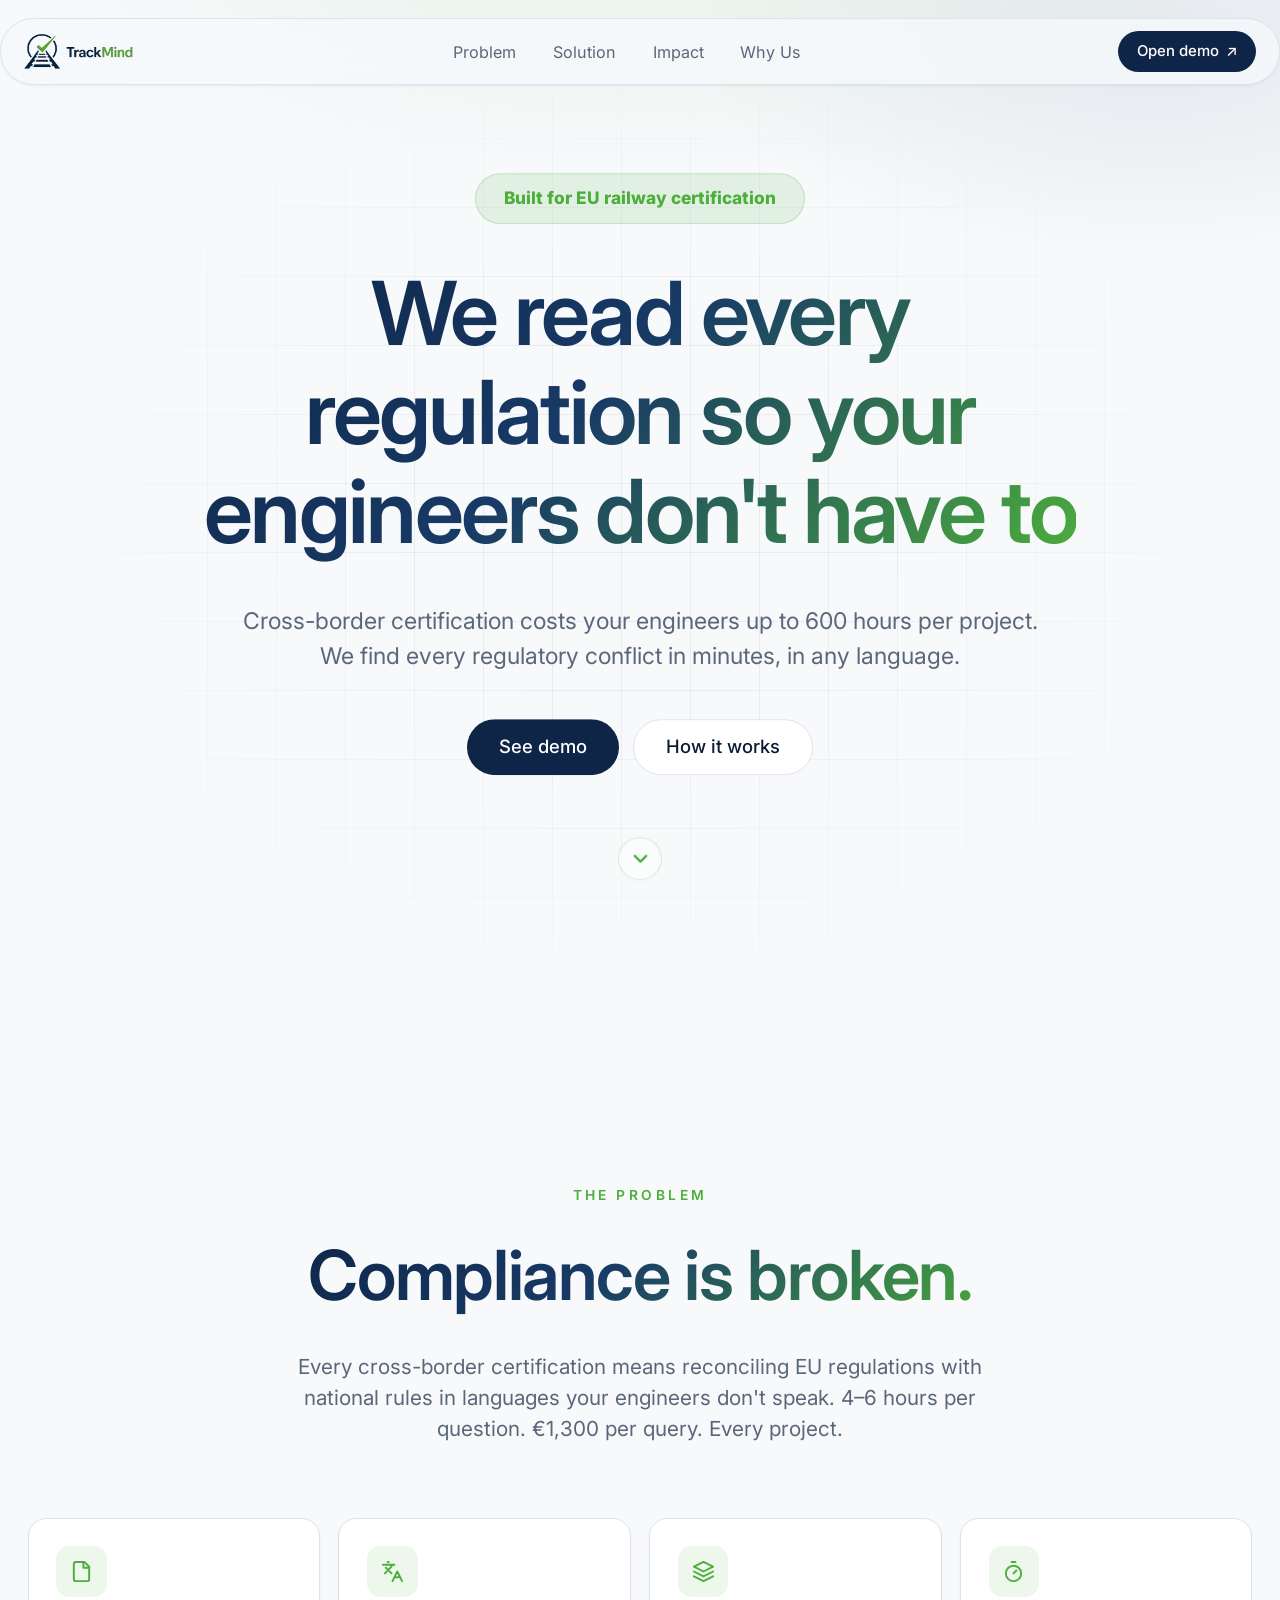
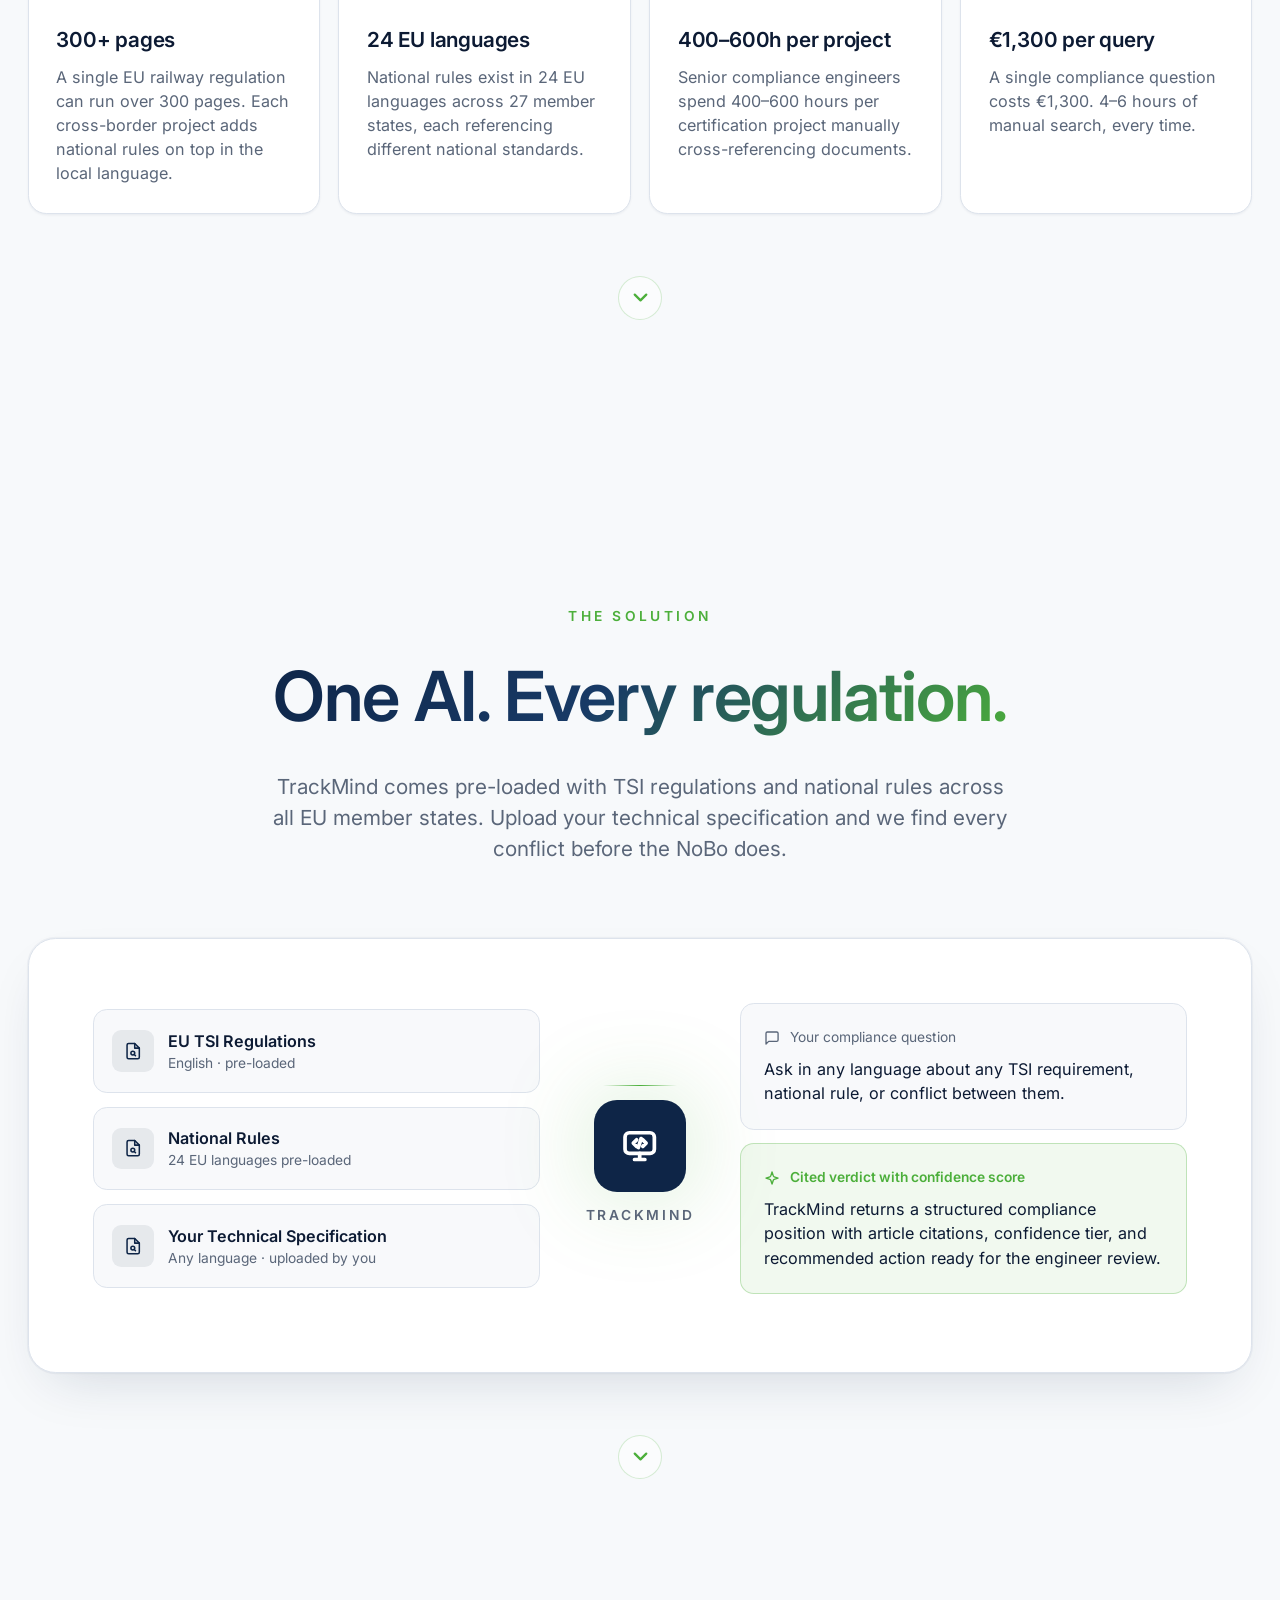
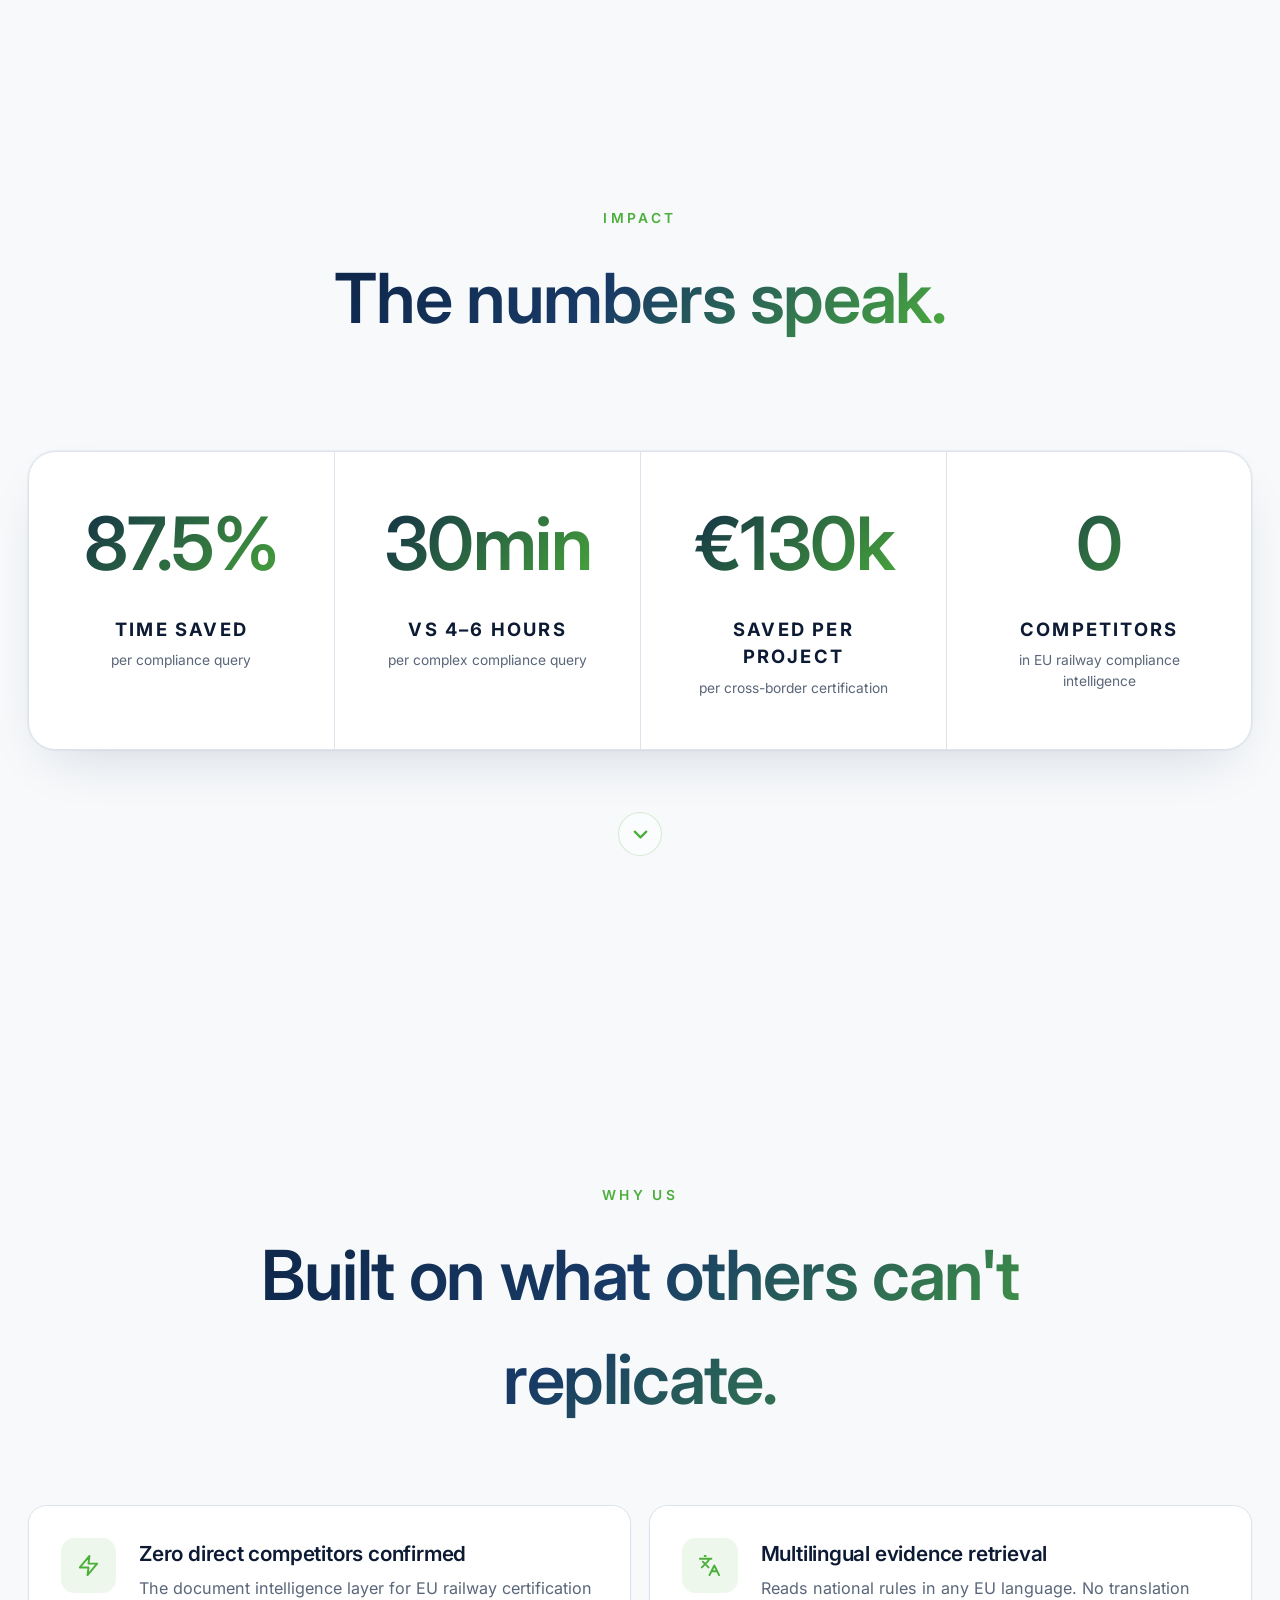
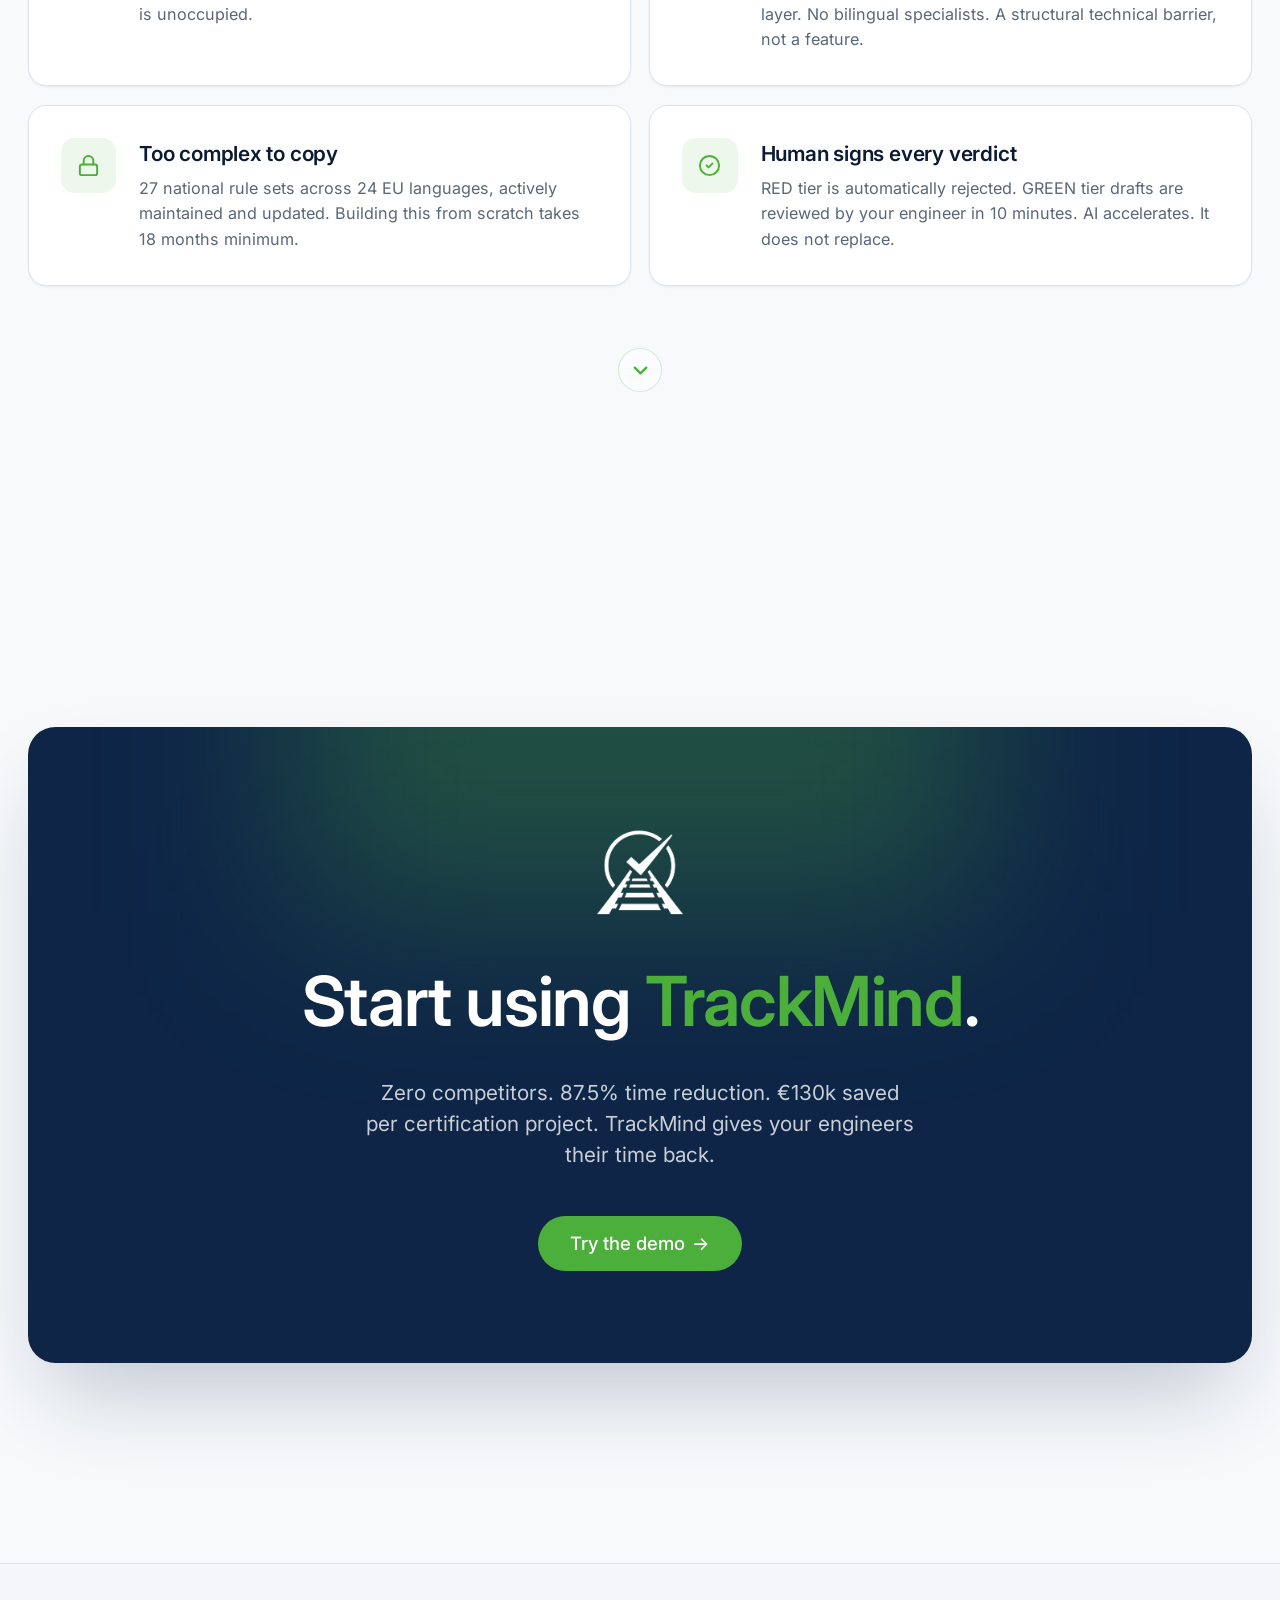
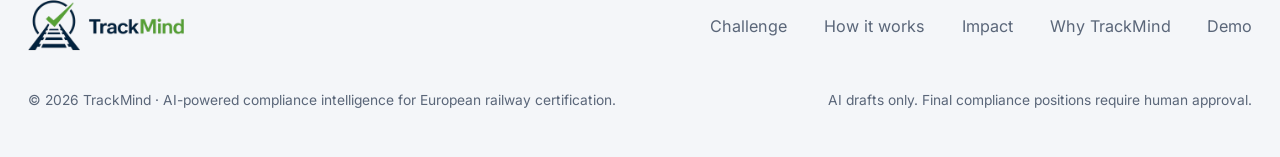
<file: index.html>
<!doctype html>
<html lang="en">
<head>
<meta charset="UTF-8" />
<meta name="viewport" content="width=device-width, initial-scale=1.0" />
<title>TrackMind</title>
<link rel="icon" type="image/png" href="logo_images/trackmind_favicon.png">
<meta name="description" content="TrackMind reads TSI, national rules and technical specs across languages — turning 6-hour compliance searches into 20-minute cited answers." />
<link rel="stylesheet" href="styles.css">
</head>

<body class="page-home">
<svg xmlns="http://www.w3.org/2000/svg" style="display:none">
  <symbol id="i-files" viewBox="0 0 24 24" fill="none" stroke="currentColor" stroke-width="2" stroke-linecap="round" stroke-linejoin="round"><path d="M15 2H6a2 2 0 0 0-2 2v16a2 2 0 0 0 2 2h12a2 2 0 0 0 2-2V7z"/><path d="M14 2v6h6"/></symbol>
  <symbol id="i-languages" viewBox="0 0 24 24" fill="none" stroke="currentColor" stroke-width="2" stroke-linecap="round" stroke-linejoin="round"><path d="m5 8 6 6M4 14l6-6 2-3M2 5h12M7 2h1M22 22l-5-10-5 10M14 18h6"/></symbol>
  <symbol id="i-layers" viewBox="0 0 24 24" fill="none" stroke="currentColor" stroke-width="2" stroke-linecap="round" stroke-linejoin="round"><path d="m12 2 10 5-10 5L2 7l10-5zM2 17l10 5 10-5M2 12l10 5 10-5"/></symbol>
  <symbol id="i-timer" viewBox="0 0 24 24" fill="none" stroke="currentColor" stroke-width="2" stroke-linecap="round" stroke-linejoin="round"><path d="M10 2h4M12 14l3-3M12 22a8 8 0 1 0 0-16 8 8 0 0 0 0 16z"/></symbol>
  <symbol id="i-file-search" viewBox="0 0 24 24" fill="none" stroke="currentColor" stroke-width="2" stroke-linecap="round" stroke-linejoin="round"><path d="M14 2H6a2 2 0 0 0-2 2v16a2 2 0 0 0 2 2h12a2 2 0 0 0 2-2V8z"/><path d="M14 2v6h6"/><circle cx="11.5" cy="14.5" r="2.5"/><path d="M13.3 16.3 15 18"/></symbol>
  <symbol id="i-brain" viewBox="0 0 24 24" fill="none" stroke="currentColor" stroke-width="2.15" stroke-linecap="round" stroke-linejoin="round"><rect x="3.5" y="4.5" width="17" height="12" rx="2.5"/><path d="M9 20h6M12 16.5V20"/><path d="M8.3 10.5 10.2 8.6M8.3 10.5l1.9 1.9M15.7 10.5l-1.9-1.9M15.7 10.5l-1.9 1.9"/><path d="M11.2 13.1 12.8 7.9"/></symbol>
  <symbol id="i-message" viewBox="0 0 24 24" fill="none" stroke="currentColor" stroke-width="2" stroke-linecap="round" stroke-linejoin="round"><path d="M21 15a2 2 0 0 1-2 2H7l-4 4V5a2 2 0 0 1 2-2h14a2 2 0 0 1 2 2z"/></symbol>
  <symbol id="i-sparkles" viewBox="0 0 24 24" fill="none" stroke="currentColor" stroke-width="2" stroke-linecap="round" stroke-linejoin="round"><path d="m12 3-1.9 5.8a2 2 0 0 1-1.3 1.3L3 12l5.8 1.9a2 2 0 0 1 1.3 1.3L12 21l1.9-5.8a2 2 0 0 1 1.3-1.3L21 12l-5.8-1.9a2 2 0 0 1-1.3-1.3z"/></symbol>
  <symbol id="i-zap" viewBox="0 0 24 24" fill="none" stroke="currentColor" stroke-width="2" stroke-linecap="round" stroke-linejoin="round"><path d="M13 2 3 14h9l-1 8 10-12h-9l1-8z"/></symbol>
  <symbol id="i-lock" viewBox="0 0 24 24" fill="none" stroke="currentColor" stroke-width="2" stroke-linecap="round" stroke-linejoin="round"><rect x="3" y="11" width="18" height="11" rx="2"/><path d="M7 11V7a5 5 0 0 1 10 0v4"/></symbol>
  <symbol id="i-check" viewBox="0 0 24 24" fill="none" stroke="currentColor" stroke-width="2" stroke-linecap="round" stroke-linejoin="round"><circle cx="12" cy="12" r="10"/><path d="m9 12 2 2 4-4"/></symbol>
</svg>

<header class="nav">
  <div class="nav-inner">
    <a href="#" class="brand"><img src="logo_images/trackmind_logo2.png" class="brand-logo" alt="TrackMind logo"></a>
    <nav class="nav-links">
      <a href="#problem">Problem</a>
      <a href="#solution">Solution</a>
      <a href="#impact">Impact</a>
      <a href="#moat">Why Us</a>
    </nav>
    <a href="demo.html" class="btn btn-sm btn-primary">Open demo<span aria-hidden="true">↗</span></a>
  </div>
</header>

<section class="hero">
  <div class="grid-bg"></div>
  <div class="container">
    <div class="badge-pill anim-fade-in">Built for EU railway certification</div>
    <h1 class="hero-title text-gradient anim-fade-in-slow">
      <span>We read every</span>
      <span>regulation so your</span>
      <span>engineers don't have to</span>
    </h1>
    <p class="hero-sub anim-fade-in delay-200">
      <span>Cross-border certification costs your engineers up to 600 hours per project.</span>
      <span>We find every regulatory conflict in minutes, in any language.</span>
    </p>
    <div class="hero-ctas anim-fade-in delay-350">
      <a href="demo.html" class="btn btn-primary">See demo</a>
      <a href="#solution" class="btn btn-outline">How it works</a>
    </div>
    <a href="#problem" class="scroll-indicator anim-fade-in delay-350" aria-label="Scroll to the problem section">
      <svg viewBox="0 0 24 24" fill="none" stroke="currentColor" stroke-width="2.4" stroke-linecap="round" stroke-linejoin="round" aria-hidden="true"><path d="m6 9 6 6 6-6"/></svg>
    </a>
  </div>
</section>

<section id="problem">
  <div class="container">
    <div class="sec-header">
      <p class="eyebrow">The problem</p>
      <h2 class="sec-title text-gradient">Compliance is broken.</h2>
      <p class="sec-sub">Every cross-border certification means reconciling EU regulations with national rules in languages your engineers don't speak. 4–6 hours per question. €1,300 per query. Every project.</p>
    </div>
    <div class="grid grid-4">
      <div class="card">
        <div class="card-icon"><svg><use href="#i-files"/></svg></div>
        <h3 class="card-title">300+ pages</h3>
        <p class="card-desc">A single EU railway regulation can run over 300 pages. Each cross-border project adds national rules on top in the local language.</p>
      </div>
      <div class="card">
        <div class="card-icon"><svg><use href="#i-languages"/></svg></div>
        <h3 class="card-title">24 EU languages</h3>
        <p class="card-desc">National rules exist in 24 EU languages across 27 member states, each referencing different national standards.</p>
      </div>
      <div class="card">
        <div class="card-icon"><svg><use href="#i-layers"/></svg></div>
        <h3 class="card-title">400–600h per project</h3>
        <p class="card-desc">Senior compliance engineers spend 400–600 hours per certification project manually cross-referencing documents.</p>
      </div>
      <div class="card">
        <div class="card-icon"><svg><use href="#i-timer"/></svg></div>
        <h3 class="card-title">€1,300 per query</h3>
        <p class="card-desc">A single compliance question costs €1,300. 4–6 hours of manual search, every time.</p>
      </div>
    </div>
    <a href="#solution" class="scroll-indicator" aria-label="Scroll to the solution section">
      <svg viewBox="0 0 24 24" fill="none" stroke="currentColor" stroke-width="2.4" stroke-linecap="round" stroke-linejoin="round" aria-hidden="true"><path d="m6 9 6 6 6-6"/></svg>
    </a>
  </div>
</section>

<section id="solution">
  <div class="container">
    <div class="sec-header">
      <p class="eyebrow">The solution</p>
      <h2 class="sec-title text-gradient">One AI. Every regulation.</h2>
      <p class="sec-sub">TrackMind comes pre-loaded with TSI regulations and national rules across all EU member states. Upload your technical specification and we find every conflict before the NoBo does.</p>
    </div>
    <div class="solution">
      <div class="solution-grid">
        <div>
          <div class="input-row">
            <div class="icon"><svg><use href="#i-file-search"/></svg></div>
            <div>
              <div class="lab">EU TSI Regulations</div>
              <div class="sub">English · pre-loaded</div>
            </div>
          </div>
          <div class="input-row">
            <div class="icon"><svg><use href="#i-file-search"/></svg></div>
            <div>
              <div class="lab">National Rules</div>
              <div class="sub">24 EU languages pre-loaded</div>
            </div>
          </div>
          <div class="input-row">
            <div class="icon"><svg><use href="#i-file-search"/></svg></div>
            <div>
              <div class="lab">Your Technical Specification</div>
              <div class="sub">Any language · uploaded by you</div>
            </div>
          </div>
        </div>
        <div class="brain-wrap">
          <div class="brain-line"></div>
          <div class="brain-box"><svg><use href="#i-brain"/></svg></div>
          <div class="brain-label">TrackMind</div>
        </div>
        <div>
          <div class="qa-box">
            <div class="label"><svg><use href="#i-message"/></svg> Your compliance question</div>
            <p>Ask in any language about any TSI requirement, national rule, or conflict between them.</p>
          </div>
          <div class="qa-box accent">
            <div class="label"><svg><use href="#i-sparkles"/></svg> Cited verdict with confidence score</div>
            <p>TrackMind returns a structured compliance position with article citations, confidence tier, and recommended action ready for the engineer review.</p>
          </div>
        </div>
      </div>
    </div>
    <a href="#impact" class="scroll-indicator" aria-label="Scroll to the impact section">
      <svg viewBox="0 0 24 24" fill="none" stroke="currentColor" stroke-width="2.4" stroke-linecap="round" stroke-linejoin="round" aria-hidden="true"><path d="m6 9 6 6 6-6"/></svg>
    </a>
  </div>
</section>

<section id="impact">
  <div class="container">
    <div class="sec-header">
      <p class="eyebrow">Impact</p>
      <h2 class="sec-title text-gradient">The numbers speak.</h2>
    </div>
    <div class="metrics-wrap">
      <div class="metrics-grid">
        <div class="metric">
          <p class="metric-num">87.5%</p>
          <p class="metric-lab">time saved</p>
          <p class="metric-desc">per compliance query</p>
        </div>
        <div class="metric">
          <p class="metric-num">30min</p>
          <p class="metric-lab">vs 4–6 hours</p>
          <p class="metric-desc">per complex compliance query</p>
        </div>
        <div class="metric">
          <p class="metric-num">€130k</p>
          <p class="metric-lab">saved per project</p>
          <p class="metric-desc">per cross-border certification</p>
        </div>
        <div class="metric">
          <p class="metric-num">0</p>
          <p class="metric-lab">competitors</p>
          <p class="metric-desc">in EU railway compliance intelligence</p>
        </div>
      </div>
    </div>
    <a href="#moat" class="scroll-indicator" aria-label="Scroll to the why us section">
      <svg viewBox="0 0 24 24" fill="none" stroke="currentColor" stroke-width="2.4" stroke-linecap="round" stroke-linejoin="round" aria-hidden="true"><path d="m6 9 6 6 6-6"/></svg>
    </a>
  </div>
</section>

<section id="moat">
  <div class="container">
    <div class="sec-header">
      <p class="eyebrow">Why us</p>
      <h2 class="sec-title text-gradient">Built on what others can't replicate.</h2>
    </div>
    <div class="grid grid-2">
      <div class="card moat-card">
        <div class="icon"><svg><use href="#i-zap"/></svg></div>
        <div>
          <h3>Zero direct competitors confirmed</h3>
          <p>The document intelligence layer for EU railway certification is unoccupied.</p>
        </div>
      </div>
      <div class="card moat-card">
        <div class="icon"><svg><use href="#i-languages"/></svg></div>
        <div>
          <h3>Multilingual evidence retrieval</h3>
          <p>Reads national rules in any EU language. No translation layer. No bilingual specialists. A structural technical barrier, not a feature.</p>
        </div>
      </div>
      <div class="card moat-card">
        <div class="icon"><svg><use href="#i-lock"/></svg></div>
        <div>
          <h3>Too complex to copy</h3>
          <p>27 national rule sets across 24 EU languages, actively maintained and updated. Building this from scratch takes 18 months minimum.</p>
        </div>
      </div>
      <div class="card moat-card">
        <div class="icon"><svg><use href="#i-check"/></svg></div>
        <div>
          <h3>Human signs every verdict</h3>
          <p>RED tier is automatically rejected. GREEN tier drafts are reviewed by your engineer in 10 minutes. AI accelerates. It does not replace.</p>
        </div>
      </div>
    </div>
    <a href="#start" class="scroll-indicator" aria-label="Scroll to the final call to action">
      <svg viewBox="0 0 24 24" fill="none" stroke="currentColor" stroke-width="2.4" stroke-linecap="round" stroke-linejoin="round" aria-hidden="true"><path d="m6 9 6 6 6-6"/></svg>
    </a>
  </div>
</section>

<section id="start">
  <div class="container">
    <div class="cta-box">
      <div class="content">
        <img src="logo_images/trackmind_logo_white.png" class="cta-logo" alt="TrackMind logo">
        <h2 class="cta-title">Start using <span class="green">TrackMind</span>.</h2>
        <p class="cta-sub">Zero competitors. 87.5% time reduction. €130k saved per certification project. TrackMind gives your engineers their time back.</p>
        <div class="cta-ctas">
          <a href="demo.html" class="btn btn-accent">Try the demo <span aria-hidden="true">→</span></a>
        </div>
      </div>
    </div>
  </div>
</section>

<footer>
  <div class="container">
    <div class="footer-row">
      <a href="index.html" class="brand"><img src="logo_images/trackmind_logo2.png" alt="TrackMind logo" class="footer-logo"></a>
      <div class="footer-links">
        <a href="index.html#problem">Challenge</a>
        <a href="index.html#solution">How it works</a>
        <a href="index.html#impact">Impact</a>
        <a href="index.html#moat">Why TrackMind</a>
        <a href="demo.html">Demo</a>
      </div>
    </div>
    <div class="footer-meta">
      <p>© 2026 TrackMind · AI-powered compliance intelligence for European railway certification.</p>
      <p>AI drafts only. Final compliance positions require human approval.</p>
    </div>
  </div>
</footer>
</body>
</html>
</file>
<file: styles.css>
@import url('https://fonts.googleapis.com/css2?family=Inter:wght@300;400;500;600;700;800;900&family=JetBrains+Mono:wght@400;500;600&display=swap');

:root {
  --background: #f7f9fb; --foreground: #0c1a33; --card: #ffffff; --muted: #eef1f5; --muted-foreground: #5a6679; --border: #dde3ec;
  --primary: #0e2547; --primary-foreground: #ffffff; --accent: #4caf3b; --accent-foreground: #ffffff; --secondary: #eef1f5;
  --tsi: #3f7fbd; --tsi-soft: rgba(111,168,220,.12); --tsi-border: rgba(111,168,220,.36);
  --warning: #f5a524; --danger: #e0473e; --escalated: #b91c1c; --escalated-soft: rgba(185,28,28,.10); --escalated-border: rgba(185,28,28,.32); --success: #4caf3b; --radius: 16px;
  --gradient-text: linear-gradient(135deg, #0e2547 0%, #183a66 45%, #4caf3b 100%); --gradient-accent: linear-gradient(135deg, #0e2547, #4caf3b);
  --shadow-sm: 0 1px 2px rgba(14,37,71,.06);
  --shadow-card: 0 20px 50px -20px rgba(14,37,71,.18), 0 0 0 1px rgba(14,37,71,.04);
  --shadow-elevated: 0 40px 80px -20px rgba(14,37,71,.25); --shadow-glow: 0 0 80px rgba(76,175,59,.25);
}

*, *::before, *::after { box-sizing: border-box; }
html { scroll-behavior: smooth; }
body {
  margin: 0; font-family: 'Inter', system-ui, -apple-system, sans-serif; color: var(--foreground); background: var(--background);
  background-image: radial-gradient(ellipse 80% 50% at 50% -10%, rgba(76,175,59,.10), transparent 60%), radial-gradient(ellipse 60% 40% at 90% 5%, rgba(14,37,71,.08), transparent 60%);
  background-attachment: fixed; -webkit-font-smoothing: antialiased; line-height: 1.5;
}
img { max-width: 100%; display: block; }
a { color: inherit; text-decoration: none; }
button { font-family: inherit; cursor: pointer; border: none; background: none; }
input, textarea { font-family: inherit; }
::selection { background: rgba(76,175,59,.25); }

.container { max-width: 1200px; margin: 0 auto; padding: 0 24px; }
.text-gradient {
  background-image: var(--gradient-text);
  -webkit-background-clip: text;
  background-clip: text;
  color: transparent;
  -webkit-text-fill-color: transparent;
}
.eyebrow { font-size: 12px; font-weight: 600; text-transform: uppercase; letter-spacing: .25em; color: var(--accent); margin: 0 0 16px; }

/* Buttons */
.btn { display: inline-flex; align-items: center; justify-content: center; gap: 6px; height: 48px; padding: 0 28px; border-radius: 999px; font-size: 16px; font-weight: 500; transition: .2s ease; }
.btn-sm { height: 36px; padding: 0 16px; font-size: 13px; }
.btn-primary { background: var(--primary); color: var(--primary-foreground); }
.btn-primary:hover { background: #163366; transform: translateY(-1px); }
.btn-accent { background: var(--accent); color: var(--accent-foreground); }
.btn-accent:hover { background: #43a033; transform: translateY(-1px); }
.btn-outline { background: var(--card); color: var(--foreground); border: 1px solid var(--border); }
.btn-outline:hover { background: var(--secondary); }
.btn-danger { background: #fff; color: var(--danger); border: 1px solid rgba(224,71,62,.3); }
.btn-danger:hover { background: rgba(224,71,62,.08); }
.btn:disabled { opacity: .5; cursor: not-allowed; transform: none; }
.btn svg { width: 16px; height: 16px; }

/* Nav */
header.nav { position: fixed; top: 0; left: 0; right: 0; z-index: 50; }
.nav-inner {
  margin: 16px auto 0; max-width: 1240px; display: flex; align-items: center; justify-content: space-between; padding: 10px 20px;
  background: rgba(247,249,251,.78); border: 1px solid var(--border); border-radius: 999px; backdrop-filter: blur(20px); -webkit-backdrop-filter: blur(20px); box-shadow: var(--shadow-sm);
}
.brand { display: flex; align-items: center; gap: 10px; }
.brand-logo { height: 36px; width: auto; object-fit: contain; background: transparent; }
.nav-links { display: none; gap: 32px; font-size: 14px; color: var(--muted-foreground); }
.nav-links a { transition: color .2s; }
.nav-links a:hover { color: var(--foreground); }
.nav-status { display: inline-flex; align-items: center; gap: 6px; padding: 4px 12px; border-radius: 999px; font-size: 11px; font-weight: 600; text-transform: uppercase; letter-spacing: .1em; cursor: pointer; border: none; font-family: inherit; transition: opacity .2s; }
.nav-status.inactive { opacity: .4; }
.status-live { background: rgba(76,175,59,.12); color: var(--accent); }
.status-mock { background: rgba(245,165,36,.12); color: var(--warning); }
.status-down { background: rgba(224,71,62,.12); color: var(--danger); }
.status-dot { width: 6px; height: 6px; border-radius: 50%; background: currentColor; box-shadow: 0 0 10px currentColor; }
@media (min-width: 768px) { .nav-links { display: flex; } }

/* Toast */
.toast { position: fixed; bottom: 24px; right: 24px; z-index: 100; padding: 14px 20px; border-radius: 12px; background: var(--primary); color: #fff; box-shadow: var(--shadow-elevated); font-size: 14px; font-weight: 500; transform: translateY(100px); opacity: 0; transition: .3s ease; pointer-events: none; display: flex; align-items: center; gap: 10px; }
.toast.show { transform: translateY(0); opacity: 1; }
.toast.success { background: var(--accent); }
.toast.error { background: var(--danger); }
.toast svg { width: 16px; height: 16px; }

/* Footer */
footer { border-top: 1px solid var(--border); background: rgba(238,241,245,.4); padding: 28px 0; }
.footer-row { display: flex; flex-direction: column; gap: 18px; }
.footer-meta { margin-top: 18px; display: flex; flex-direction: column; gap: 6px; font-size: 12px; color: var(--muted-foreground); }
.footer-links { display: flex; flex-wrap: wrap; gap: 12px 32px; font-size: 14px; color: var(--muted-foreground); }
.footer-links a:hover { color: var(--foreground); }
.footer-logo { width: 140px; height: auto; max-width: 140px; object-fit: contain; display: block; }
.page-demo footer { padding: 32px 0; }
.page-demo footer .container { max-width: 1380px; padding: 0 28px; }
.page-demo footer .footer-row { gap: 21px; }
.page-demo footer .footer-meta { margin-top: 21px; gap: 7px; font-size: 14px; }
.page-demo footer .footer-links { gap: 14px 37px; font-size: 16px; }
.page-demo footer .footer-logo { width: 161px; max-width: 161px; }
@media (min-width: 768px) { .footer-row { flex-direction: row; align-items: center; justify-content: space-between; } .footer-meta { flex-direction: row; justify-content: space-between; } }

/* Animations */
.anim-fade-in { animation: fade-in .7s cubic-bezier(.16,1,.3,1) both; }
.anim-fade-in-slow { opacity: 0; animation: fade-in 1s cubic-bezier(.16,1,.3,1) .15s forwards; }
.delay-200 { animation-delay: .2s; }
.delay-350 { animation-delay: .35s; }
@keyframes fade-in { from { opacity: 0; transform: translateY(10px); } to { opacity: 1; transform: none; } }
@keyframes spin { to { transform: rotate(360deg); } }

/* Shared helpers */
.hidden { display: none !important; }
.flex-min { flex: 1; min-width: 0; }
.kbd-hint { font-family: ui-monospace, monospace; font-size: 11px; padding: 1px 6px; border: 1px solid var(--border); border-radius: 4px; background: var(--secondary); }

/* ----------------------------- */
/* Home page — index.html */
/* ----------------------------- */
.page-home { zoom: 1.15; }
.grid-bg {
  position: absolute; inset: 0; pointer-events: none;
  background-image: linear-gradient(rgba(14,37,71,.06) 1px, transparent 1px), linear-gradient(90deg, rgba(14,37,71,.06) 1px, transparent 1px);
  background-size: 60px 60px;
  -webkit-mask-image: radial-gradient(ellipse 60% 60% at 50% 50%, black 30%, transparent 80%);
  mask-image: radial-gradient(ellipse 60% 60% at 50% 50%, black 30%, transparent 80%);
}

.hero { position: relative; overflow: hidden; text-align: center; }
.hero .container { display: flex; flex-direction: column; align-items: center; justify-content: center; transform: translateY(8px); }
.badge-pill { display: inline-flex; align-items: center; justify-content: center; gap: 8px; padding: 10px 24px; border-radius: 999px; background: rgba(76,175,59,.12); border: 1px solid rgba(76,175,59,.24); font-size: 15px; font-weight: 800; color: var(--accent); margin-bottom: 32px; box-shadow: none; }
h1.hero-title { margin: 0 auto; max-width: 1100px; padding: .04em 0 .08em; font-size: clamp(40px, 6vw, 84px); font-weight: 600; letter-spacing: -0.03em; line-height: 1.12; }
h1.hero-title span { display: block; }
.hero-sub { margin: 32px auto 0; max-width: 840px; font-size: 18px; color: var(--muted-foreground); }
.hero-sub span { display: block; }
@media (min-width: 768px) { .hero-sub { font-size: 20px; } }
.hero-ctas, .cta-ctas { margin-top: 40px; display: flex; flex-direction: column; gap: 12px; align-items: center; justify-content: center; }
@media (min-width: 640px) { .hero-ctas, .cta-ctas { flex-direction: row; } }
.scroll-indicator { display: inline-grid; place-items: center; width: 38px; height: 38px; margin-top: 54px; border-radius: 999px; color: var(--accent); border: 1px solid rgba(76,175,59,.22); background: rgba(255,255,255,.54); animation: fade-in .7s cubic-bezier(.16,1,.3,1) .35s both, scroll-bounce 2.1s ease-in-out 1s infinite; }
.scroll-indicator svg { width: 20px; height: 20px; }
.scroll-indicator:hover { color: #fff; background: var(--accent); border-color: var(--accent); transform: translateY(2px); }
@keyframes scroll-bounce { 0%,100% { transform: translateY(0); } 50% { transform: translateY(8px); } }

.page-home section { min-height: 100vh; padding: 118px 0; display: flex; align-items: center; box-sizing: border-box; scroll-margin-top: 0; }
.page-home section > .container { width: 100%; display: flex; flex-direction: column; align-items: center; }
.sec-header { max-width: 720px; margin: 0 auto 64px; text-align: center; }
.sec-title { font-size: clamp(32px, 5vw, 60px); font-weight: 600; letter-spacing: -0.02em; margin: 0; }
.sec-sub { margin: 20px auto 0; max-width: 640px; font-size: 18px; color: var(--muted-foreground); }

.grid { display: grid; gap: 16px; }
.grid-2, .grid-4 { grid-template-columns: 1fr; }
@media (min-width: 768px) { .grid-2 { grid-template-columns: repeat(2,1fr); } .grid-4 { grid-template-columns: repeat(2,1fr); } }
@media (min-width: 1024px) { .grid-4 { grid-template-columns: repeat(4,1fr); } }

.card { position: relative; background: var(--card); border: 1px solid var(--border); border-radius: var(--radius); padding: 24px; box-shadow: var(--shadow-sm); transition: transform .25s ease, box-shadow .25s ease; }
.card:hover { transform: translateY(-4px); box-shadow: var(--shadow-card); }
.card-icon { display: inline-grid; place-items: center; width: 44px; height: 44px; border-radius: 12px; background: rgba(76,175,59,.1); color: var(--accent); margin-bottom: 24px; }
.card-icon svg { width: 20px; height: 20px; }
.card-title { margin: 0 0 8px; font-size: 18px; font-weight: 600; letter-spacing: -0.01em; }
.card-desc { margin: 0; font-size: 14px; color: var(--muted-foreground); }

.solution { background: var(--card); border: 1px solid var(--border); border-radius: 24px; padding: 32px; box-shadow: var(--shadow-card); }
@media (min-width: 768px) { .solution { padding: 56px; } }
.solution-grid { display: grid; gap: 40px; align-items: center; grid-template-columns: 1fr; }
@media (min-width: 768px) { .solution-grid { grid-template-columns: 1fr auto 1fr; } }
.input-row { display: flex; align-items: center; gap: 12px; padding: 16px; border: 1px solid var(--border); background: rgba(238,241,245,.4); border-radius: 12px; margin-bottom: 12px; }
.input-row .icon { display: grid; place-items: center; width: 36px; height: 36px; border-radius: 8px; background: rgba(14,37,71,.08); color: var(--primary); }
.input-row .icon svg { width: 16px; height: 16px; }
.input-row .lab { font-size: 14px; font-weight: 600; }
.input-row .sub { font-size: 12px; color: var(--muted-foreground); }
.brain-wrap { display: flex; flex-direction: column; align-items: center; gap: 12px; }
.brain-line { display: none; width: 64px; height: 1px; background: linear-gradient(90deg, transparent, var(--accent), transparent); }
@media (min-width: 768px) { .brain-line { display: block; } }
.brain-box { display: grid; place-items: center; width: 80px; height: 80px; background: var(--primary); color: #fff; border-radius: 20px; box-shadow: var(--shadow-glow); }
.brain-box svg { width: 36px; height: 36px; }
@keyframes pulse-glow { 0%,100% { transform: scale(1); opacity: .92; } 50% { transform: scale(1.04); opacity: 1; } }
.brain-label { font-size: 12px; font-weight: 600; letter-spacing: .2em; text-transform: uppercase; color: var(--muted-foreground); }
.qa-box { padding: 20px; border: 1px solid var(--border); background: rgba(238,241,245,.4); border-radius: 12px; margin-bottom: 12px; }
.qa-box.accent { border-color: rgba(76,175,59,.3); background: rgba(76,175,59,.08); }
.qa-box .label { display: flex; align-items: center; gap: 8px; font-size: 12px; color: var(--muted-foreground); margin-bottom: 8px; }
.qa-box.accent .label { color: var(--accent); font-weight: 600; }
.qa-box .label svg { width: 14px; height: 14px; }
.qa-box p { margin: 0; font-size: 14px; }

#impact .sec-header { margin-bottom: 88px; }
.metrics-wrap { background: var(--card); border: 1px solid var(--border); border-radius: 24px; box-shadow: var(--shadow-card); overflow: hidden; }
.metrics-grid { display: grid; grid-template-columns: 1fr; }
@media (min-width: 640px) { .metrics-grid { grid-template-columns: repeat(2,1fr); } }
@media (min-width: 1024px) { .metrics-grid { grid-template-columns: repeat(4,1fr); } }
.metric { padding: 32px 36px; text-align: center; border-top: 1px solid var(--border); }
.metric:first-child { border-top: none; }
.metric-num { font-size: clamp(48px, 6vw, 64px); font-weight: 600; letter-spacing: -0.02em; margin: 0; background: var(--gradient-accent); -webkit-background-clip: text; background-clip: text; color: transparent; }
.metric-lab { margin: 14px 0 0; font-size: 16px; font-weight: 700; text-transform: uppercase; letter-spacing: .12em; }
.metric-desc { font-size: 12px; color: var(--muted-foreground); margin-top: 6px; }
@media (min-width: 1024px) { .metric { border-top: none; border-left: 1px solid var(--border); } .metric:first-child { border-left: none; } }

.moat-card { display: flex; gap: 20px; padding: 28px; }
.moat-card .icon { display: grid; place-items: center; flex-shrink: 0; width: 48px; height: 48px; border-radius: 12px; background: rgba(76,175,59,.1); color: var(--accent); }
.moat-card .icon svg { width: 20px; height: 20px; }
.moat-card h3 { margin: 0 0 6px; font-size: 18px; font-weight: 600; letter-spacing: -0.01em; }
.moat-card p { margin: 0; font-size: 14px; color: var(--muted-foreground); line-height: 1.6; }

.cta-box { position: relative; overflow: hidden; width: 100%; border-radius: 24px; background: var(--primary); color: #fff; padding: 48px 32px; text-align: center; box-shadow: var(--shadow-elevated); }
@media (min-width: 768px) { .cta-box { padding: 80px; } }
.cta-box::before { content: ''; position: absolute; left: 50%; top: -160px; width: 600px; height: 320px; transform: translateX(-50%); background: rgba(76,175,59,.3); filter: blur(80px); pointer-events: none; }
.cta-box .content { position: relative; }
.cta-logo { width: 90px; height: 90px; margin: 0 auto 24px; object-fit: contain; }
.cta-title { font-size: clamp(32px, 5vw, 60px); font-weight: 600; letter-spacing: -0.02em; margin: 0; }
.cta-title .green { color: var(--accent); }
.cta-sub { margin: 20px auto 0; max-width: 480px; font-size: 18px; color: rgba(255,255,255,.78); }

/* ----------------------------- */
/* Demo page — demo.html */
/* ----------------------------- */
.page-demo header.nav .nav-inner { position: relative; transform: scale(1.15); transform-origin: top center; }
.page-demo header.nav .nav-links { position: absolute; left: 50%; transform: translateX(-50%); }
.page-demo header.nav .nav-mode { display: flex; align-items: center; gap: 12px; margin-left: auto; }
@media (max-width: 1180px) {
  .page-demo header.nav .nav-inner { transform: none; max-width: calc(100vw - 32px); }
  .page-demo header.nav .nav-links { gap: 24px; }
}
@media (max-width: 920px) {
  .page-demo header.nav .nav-links { display: none; }
}
@media (max-width: 560px) {
  .page-demo header.nav .nav-inner { max-width: calc(100vw - 20px); padding: 8px 12px; }
  .page-demo header.nav .nav-mode { gap: 6px; }
  .page-demo header.nav .nav-status { padding: 4px 8px; font-size: 10px; letter-spacing: .06em; }
}
.page-demo main { padding: 128px 0 64px; }
.page-demo main .container { max-width: 1540px; }

.page-head { max-width: 760px; margin: 0 auto 48px; text-align: center; }
.page-title { font-size: clamp(32px, 5vw, 56px); font-weight: 600; letter-spacing: -0.02em; margin: 0; text-wrap: balance; }
.page-sub { margin: 18px auto 0; max-width: 600px; font-size: 17px; color: var(--muted-foreground); }

.step { background: var(--card); border: 1px solid var(--border); border-radius: 24px; box-shadow: var(--shadow-card); padding: 32px; margin-bottom: 24px; }
@media (min-width: 768px) { .step { padding: 40px; } }
.step-head { display: flex; align-items: flex-start; gap: 16px; margin-bottom: 24px; }
.step-num { display: grid; place-items: center; width: 44px; height: 44px; border-radius: 999px; margin-top: 4px; background: var(--primary); color: #fff; font-size: 17px; font-weight: 600; flex-shrink: 0; }
.step-num.done { background: var(--accent); }
.step-copy { min-width: 0; }
.results-step-head { align-items: flex-start; }
.results-step-head .step-copy { flex: 1; }
.results-head-actions { margin-left: auto; display: flex; align-items: center; justify-content: flex-end; gap: 10px; flex-wrap: wrap; }
.step-title { margin: 0; font-size: 22px; font-weight: 600; letter-spacing: -0.01em; }
.step-desc { margin: 4px 0 0; font-size: 15px; color: var(--muted-foreground); }
#step-3 { scroll-margin-top: 105px; }

.dropzone { display: flex; flex-direction: column; align-items: center; justify-content: center; gap: 12px; padding: 48px 24px; text-align: center; border: 2px dashed var(--border); border-radius: 16px; background: rgba(238,241,245,.4); transition: .2s ease; cursor: pointer; }
.dropzone:hover, .dropzone.drag { border-color: var(--accent); background: rgba(76,175,59,.06); }
.dropzone svg { width: 32px; height: 32px; color: var(--muted-foreground); }
.dropzone strong { color: var(--foreground); font-weight: 600; }
.dropzone p { margin: 0; font-size: 16px; color: var(--muted-foreground); }
.dz-hint { font-size: 14px; color: var(--muted-foreground); }

.uploaded { display: none; align-items: center; gap: 12px; padding: 16px 20px; border-radius: 12px; background: rgba(76,175,59,.08); border: 1px solid rgba(76,175,59,.3); }
.uploaded.active { display: flex; }
.uploaded .check { display: grid; place-items: center; width: 32px; height: 32px; border-radius: 50%; background: var(--accent); color: #fff; flex-shrink: 0; }
.uploaded .check svg { width: 16px; height: 16px; }
.uploaded .file-name { font-size: 18px; font-weight: 600; flex: 1; }
.uploaded .file-size { font-size: 16px; color: var(--muted-foreground); }
.uploaded .remove { color: var(--muted-foreground); padding: 4px; }
.uploaded .remove svg { width: 16px; height: 16px; }

.preloaded { margin-top: 20px; }
.preloaded-lab, .examples-row .lab { font-size: 13px; font-weight: 600; text-transform: uppercase; letter-spacing: .2em; color: var(--muted-foreground); }
.preloaded-lab { margin: 0 0 12px; }
.pill-row { display: flex; flex-wrap: wrap; gap: 8px; }
.pill { display: inline-flex; align-items: center; gap: 8px; padding: 6px 14px; border-radius: 999px; font-size: 15px; background: rgba(14,37,71,.06); color: var(--primary); border: 1px solid rgba(14,37,71,.1); }
.pill svg { width: 12px; height: 12px; }
.pill .lock { color: var(--muted-foreground); }

.query-box { width: 100%; min-height: 90px; padding: 16px 18px; border-radius: 16px; border: 1px solid var(--border); background: var(--background); font-size: 18px; color: var(--foreground); outline: none; transition: .2s; resize: vertical; line-height: 1.5; }
.query-box:focus { border-color: var(--accent); box-shadow: 0 0 0 3px rgba(76,175,59,.18); }
.query-controls { margin-top: 16px; display: flex; align-items: center; justify-content: space-between; gap: 16px; }
.examples-row { margin: 0; display: flex; flex-wrap: wrap; align-items: center; gap: 8px; min-width: 0; }
.examples-row .lab { margin-right: 4px; }
.chip { border: 1px solid var(--border); background: rgba(238,241,245,.5); padding: 6px 14px; border-radius: 999px; font-size: 15px; color: var(--muted-foreground); transition: .2s; }
.chip:hover { border-color: rgba(76,175,59,.4); background: rgba(76,175,59,.1); color: var(--foreground); }
.step-actions { display: flex; justify-content: flex-end; gap: 12px; flex-shrink: 0; }
@media (max-width: 980px) { .query-controls { flex-direction: column; align-items: stretch; } .step-actions { justify-content: flex-start; } }

.panel { background: var(--card); border: 1px solid var(--border); border-radius: 20px; box-shadow: var(--shadow-sm); padding: 24px; }
.panel-head { display: flex; align-items: baseline; gap: 18px; margin: -24px -24px 22px; padding: 18px 24px; border-radius: 20px 20px 0 0; background: var(--muted); border-bottom: 1px solid var(--border); }
.panel-head svg { width: 20px; height: 20px; color: var(--primary); flex-shrink: 0; transform: translateY(3px); }
.panel-title { margin: 0; font-size: 14px; font-weight: 800; text-transform: uppercase; letter-spacing: .18em; color: var(--primary); line-height: 1; }
.results-grid-top { display: grid; gap: 20px; grid-template-columns: 1fr; margin-bottom: 20px; }
@media (min-width: 1024px) { .results-grid-top { grid-template-columns: 1fr 1fr; } }
.verdict-col { display: flex; flex-direction: column; gap: 20px; }
.assessor-panel { grid-column: 1 / -1; }

.source-group { margin-bottom: 26px; }
.source-group:last-child { margin-bottom: 0; }
.source-label { display: flex; align-items: center; gap: 8px; font-size: 11px; font-weight: 700; text-transform: uppercase; letter-spacing: .15em; color: var(--muted-foreground); margin-bottom: 12px; padding-bottom: 10px; border-bottom: 1px solid var(--border); }
.doc-source > summary.source-label { cursor: pointer; list-style: none; user-select: none; }
.doc-source > summary.source-label::-webkit-details-marker { display: none; }
.doc-source > summary.source-label .chevron { margin-left: auto; }
.results-grid-top > .panel:first-child .source-label { font-size: 12px; font-weight: 800; letter-spacing: .18em; color: #445064; }

.source-dot { width: 8px; height: 8px; border-radius: 50%; flex-shrink: 0; }
.source-dot.tsi { background: var(--tsi); }
.source-dot.nntr { background: #f5a524; }
.source-dot.spec { background: #4caf3b; }

.chunk { border: 1px solid var(--border); border-radius: 12px; padding: 14px 16px; margin-bottom: 10px; background: rgba(238,241,245,.4); transition: .2s ease; }
.chunk summary { display: flex; align-items: center; justify-content: space-between; gap: 10px; cursor: pointer; list-style: none; font-size: 13px; margin: -14px -16px; padding: 14px 16px; border-radius: 12px; }
.chunk summary::-webkit-details-marker { display: none; }
.chunk[open] summary { border-radius: 12px 12px 0 0; }
.chunk.tsi { border-color: var(--tsi-border); }
.chunk.nntr { border-color: rgba(245,165,36,.32); }
.chunk.spec { border-color: rgba(76,175,59,.32); }
.chunk.tsi summary { color: var(--tsi); background: var(--tsi-soft); }
.chunk.nntr summary { color: #92400e; background: rgba(245,165,36,.10); }
.chunk.spec summary { color: #166534; background: rgba(76,175,59,.10); }
.chunk summary .chunk-src { color: currentColor; }

.chunk-ref { display: inline-flex; align-items: center; padding: 4px 9px; border-radius: 8px; border: 1px solid var(--border); font-family: ui-monospace, SFMono-Regular, monospace; font-size: 11px; font-weight: 700; flex-shrink: 0; }
.chunk-ref.tsi { color: var(--tsi); background: var(--tsi-soft); border-color: var(--tsi-border); }
.chunk-ref.nntr { color: #92400e; background: rgba(245,165,36,.10); border-color: rgba(245,165,36,.32); }
.chunk-ref.spec { color: #166534; background: rgba(76,175,59,.10); border-color: rgba(76,175,59,.32); }
.chunk-src { font-weight: 600; color: var(--foreground); flex: 1; min-width: 0; overflow: hidden; text-overflow: ellipsis; white-space: nowrap; }
.chunk-meta { display: inline-flex; align-items: center; gap: 6px; flex-shrink: 0; }
.chunk-text { margin: 12px 0 0; font-size: 13px; color: rgba(12,26,51,.78); line-height: 1.6; padding-top: 12px; border-top: 1px solid var(--border); }

.lang-badge { padding: 2px 8px; border-radius: 6px; font-family: ui-monospace, monospace; font-size: 11px; background: var(--card); color: var(--muted-foreground); border: 1px solid var(--border); }
.lang-badge.en { color: #2563eb; border-color: rgba(37,99,235,.3); background: rgba(37,99,235,.06); }
.lang-badge.fr { color: #7c3aed; border-color: rgba(124,58,237,.3); background: rgba(124,58,237,.06); }
.lang-badge.de { color: #ea580c; border-color: rgba(234,88,12,.3); background: rgba(234,88,12,.06); }
.lang-badge.it { color: #16a34a; border-color: rgba(22,163,74,.3); background: rgba(22,163,74,.06); }
.chevron { width: 14px; height: 14px; transition: transform .2s; color: var(--muted-foreground); }
details[open] .chevron { transform: rotate(90deg); }

.verdict-row { display: flex; justify-content: flex-start; align-items: center; flex-wrap: wrap; gap: 8px; margin: 10px 0 24px; }
.verdict-pill { display: inline-flex; align-items: center; gap: 8px; padding: 8px 18px; border-radius: 999px; font-size: 13px; font-weight: 700; letter-spacing: .04em; text-transform: uppercase; border: 1px solid currentColor; }
.verdict-pill .dot { width: 8px; height: 8px; border-radius: 50%; background: currentColor; box-shadow: 0 0 10px currentColor; }
.verdict-pill.conflict { color: #e0473e; background: rgba(224,71,62,.08); }
.verdict-pill.compliant { color: #4caf3b; background: rgba(76,175,59,.08); }
.verdict-pill.insufficient { color: #888; background: rgba(136,136,136,.08); }

#analysis-time-slot { display: flex; }
.analysis-time { display: inline-flex; align-items: baseline; gap: 6px; padding: 6px 14px; border-radius: 999px; border: 1px solid rgba(76,175,59,.22); background: rgba(76,175,59,.06); color: var(--muted-foreground); font-size: 14px; font-weight: 600; letter-spacing: .02em; }
.analysis-time-label { color: var(--muted-foreground); font-size: 12px; font-weight: 700; text-transform: uppercase; letter-spacing: .12em; }
.analysis-time-value { font-family: ui-monospace, SFMono-Regular, monospace; font-size: 14px; color: #2f7d25; }

.conf-block { margin-bottom: 18px; }
.conf-head, #results .field-lab, #session-dashboard .field-lab, .assessor-panel .field-lab { display: flex !important; align-items: center !important; justify-content: flex-start !important; gap: 10px !important; margin: 0 0 12px !important; font-size: 13px !important; font-weight: 800 !important; letter-spacing: .18em !important; text-transform: uppercase !important; color: #2f3b4f !important; line-height: 1.2 !important; width: fit-content; }
.conf-head { flex-direction: row !important; flex-wrap: wrap !important; font-size: 12px !important; color: #263247 !important; }
.conf-pill { display: inline-flex; align-items: center; padding: 5px 12px; border-radius: 999px; border: 1px solid currentColor; font-size: 12px; font-weight: 700; letter-spacing: .08em; background: rgba(136,136,136,.08); color: #888; }
#conf-reason { margin: 8px 0 0; font-size: 14px; color: var(--muted-foreground); line-height: 1.55; }
.conf-pill.low { color: #e0473e; background: rgba(224,71,62,.08); }
.conf-pill.mid { color: #f5a524; background: rgba(245,165,36,.12); }
.conf-pill.high { color: #4caf3b; background: rgba(76,175,59,.08); }
.verdict-divider { height: 1px; margin: 34px 0; background: linear-gradient(90deg, transparent, var(--border) 10%, var(--border) 90%, transparent); }
.field-block { margin-bottom: 45px; }
.field-text { margin: 0; padding: 14px 16px; border-radius: 10px; background: rgba(238,241,245,.4); border: 1px solid var(--border); font-size: 13px; line-height: 1.6; color: rgba(12,26,51,.85); }
.field-text.numbered p { margin: 0 0 12px; }
.field-text.numbered p:last-child { margin-bottom: 0; }
.citations-box { display: grid; gap: 12px; }
#citations-block .source-group { padding: 14px 16px; border: 1px solid var(--border); border-radius: 14px; background: rgba(238,241,245,.28); margin-bottom: 0; }
#citations-block { margin-bottom: 0 !important; }

#citations-block .source-label { border: none; padding: 0; margin: 0 0 10px; font-size: 12px; font-weight: 800; letter-spacing: .18em; color: #445064; }
.citation-list { display: flex; flex-wrap: wrap; gap: 8px; }
.citation-chip { display: inline-flex; align-items: center; padding: 5px 10px; border-radius: 8px; background: rgba(238,241,245,.55); border: 1px solid var(--border); font-family: ui-monospace, SFMono-Regular, monospace; font-size: 11px; color: var(--primary); }
.citation-chip.tsi { color: var(--tsi); background: var(--tsi-soft); border-color: var(--tsi-border); }
.citation-chip.nntr { color: #92400e; background: rgba(245,165,36,.10); border-color: rgba(245,165,36,.32); }
.citation-chip.spec { color: #166534; background: rgba(76,175,59,.10); border-color: rgba(76,175,59,.32); }

#results .panel-title { font-size: 17px; }
#results .source-label { font-size: 14px; }
#results .results-grid-top > .panel:first-child .source-label,
#results #citations-block .source-label { font-size: 15px; }
#results .chunk summary,
#results .chunk-text,
#results .field-text,
#results .review-textarea,
#results .record-export { font-size: 16px; }
#results .chunk-ref,
#results .lang-badge,
#results .citation-chip { font-size: 14px; }
#results .verdict-pill { font-size: 16px; }
#results .conf-head,
#results .field-lab { font-size: 16px !important; }
#results .conf-pill { font-size: 15px; }
#results .btn-sm { font-size: 16px; }

.review-textarea { width: 100%; min-height: 90px; padding: 12px 14px; border-radius: 10px; border: 1px solid var(--border); background: var(--background); font-size: 13px; line-height: 1.5; color: var(--foreground); outline: none; transition: .2s; resize: vertical; box-sizing: border-box; }
.review-textarea.fit-content { min-height: 0; overflow: hidden; resize: none; }
.review-textarea.compact { min-height: 64px; }
.review-textarea:focus { border-color: var(--accent); box-shadow: 0 0 0 3px rgba(76,175,59,.18); }
.review-actions { display: flex; gap: 10px; margin: 16px 0; }
.review-actions .btn { flex: 1; }

.audit-stats { display: grid; grid-template-columns: repeat(4,1fr); gap: 8px; margin-bottom: 50px; }
.stat { text-align: center; padding: 12px 8px; border-radius: 10px; background: rgba(238,241,245,.5); border: 1px solid var(--border); }
.stat-num { display: block; font-size: 22px; font-weight: 700; letter-spacing: -0.01em; }
.stat-num.ok { color: var(--accent); }
.stat-num.warn { color: var(--warning); }
.stat-num.bad { color: var(--danger); }
.stat-num.escalated { color: var(--escalated); }
.stat-lab { display: block; margin-top: 2px; font-size: 12px; text-transform: uppercase; letter-spacing: .12em; color: var(--muted-foreground); font-weight: 600; }
#session-dashboard .field-lab { margin-top: 24px !important; margin-bottom: 12px !important; font-size: 15px !important; }
.audit-search { width: 100%; padding: 14px 16px; border-radius: 8px; border: 1px solid var(--border); background: var(--background); font-family: inherit; font-size: 18px; color: var(--foreground); outline: none; margin-bottom: 14px; box-sizing: border-box; }
.audit-search::placeholder { font-size: 16px; color: var(--muted-foreground); }
.audit-log { list-style: none; padding: 0; margin: 0; max-height: 280px; overflow: auto; }
.audit-log li { display: flex; align-items: center; gap: 10px; padding: 14px 0; font-size: 18px; border-bottom: 1px dashed var(--border); }
.audit-log li:last-child { border-bottom: none; }
.audit-dot { width: 9px; height: 9px; border-radius: 50%; flex-shrink: 0; }
.audit-status { display: inline-flex; align-items: center; justify-content: center; margin-left: 6px; padding: 6px 12px; border-radius: 999px; font-size: 15px; font-weight: 800; letter-spacing: .04em; line-height: 1.5; }
.audit-dot.green { background: var(--accent); }
.audit-dot.red { background: var(--danger); }
.audit-dot.escalated { background: var(--escalated); }
.audit-dot.amber { background: var(--warning); }
.audit-q { flex: 1; min-width: 0; overflow: hidden; text-overflow: ellipsis; white-space: nowrap; color: var(--foreground); }

.results-loading { display: none; align-items: center; gap: 12px; padding: 24px; border: 1px solid var(--border); border-radius: 16px; background: rgba(238,241,245,.4); margin-bottom: 24px; font-size: 14px; color: var(--muted-foreground); }
.results-loading.active { display: flex; }
.spinner { width: 18px; height: 18px; border: 2px solid var(--border); border-top-color: var(--accent); border-radius: 50%; animation: spin 1s linear infinite; }
.results-section { display: none; animation: fade-in .5s ease; }
.results-section.active { display: block; }
.empty-state { padding: 48px 24px; text-align: center; color: var(--muted-foreground); font-size: 14px; }
.empty-state svg { width: 36px; height: 36px; margin: 0 auto 12px; opacity: .4; display: block; }

.mode-tip, .info-tip { position: relative; }
.mode-tip:hover::after, .info-tip:hover::after { content: attr(data-tip); position: absolute; padding: 10px 12px; border-radius: 10px; background: var(--primary); color: white; font-size: 11px; line-height: 1.5; letter-spacing: 0; text-transform: none; font-weight: 500; box-shadow: var(--shadow-card); z-index: 250; }
.mode-tip:hover::after { top: calc(100% + 10px); right: 0; width: 310px; }
.info-tip:hover::after { left: 0; top: calc(100% + 8px); width: 280px; }
.tooltip-label { display: inline-flex; align-items: center; gap: 6px; }
.info-tip { display: inline-grid; place-items: center; width: 16px; height: 16px; border-radius: 50%; border: 1px solid var(--border); background: rgba(14,37,71,.05); color: var(--muted-foreground); cursor: help; }
.info-tip svg { width: 11px; height: 11px; stroke-width: 2.4; }

.show-more-chunks { width: 100%; margin-top: 4px; padding: 9px 12px; border-radius: 10px; border: 1px dashed var(--border); background: rgba(238,241,245,.35); color: var(--muted-foreground); font-size: 12px; font-weight: 600; transition: .2s; }
.show-more-chunks:hover { border-color: var(--border); background: rgba(238,241,245,.35); color: var(--foreground); }
.show-more-chunks.tsi:hover { border-color: var(--tsi-border); background: var(--tsi-soft); color: var(--tsi); }
.show-more-chunks.nntr:hover { border-color: rgba(245,165,36,.32); background: rgba(245,165,36,.10); color: #92400e; }
.show-more-chunks.spec:hover { border-color: rgba(76,175,59,.32); background: rgba(76,175,59,.10); color: #166534; }
.chunk.tsi .show-more-chunks:hover { border-color: var(--tsi-border); background: var(--tsi-soft); color: var(--tsi); }
.chunk.nntr .show-more-chunks:hover { border-color: rgba(245,165,36,.32); background: rgba(245,165,36,.10); color: #92400e; }
.chunk.spec .show-more-chunks:hover { border-color: rgba(76,175,59,.32); background: rgba(76,175,59,.10); color: #166534; }

.record-export { display: none; align-items: center; justify-content: space-between; gap: 12px; margin-top: 14px; padding: 12px 14px; border-radius: 12px; background: rgba(238,241,245,.62); border: 1px solid var(--border); font-size: 13px; color: var(--foreground); }
.record-export.active { display: flex; }
.record-export span { color: var(--muted-foreground); }
.record-export .decision-approved { color: var(--accent); font-weight: 800; }
.record-export .decision-rejected { color: var(--danger); font-weight: 800; }
.record-export .decision-escalated { color: var(--escalated); font-weight: 800; }
.record-actions { display: flex; gap: 8px; flex-shrink: 0; }
@media (max-width: 640px) { .record-export { flex-direction: column; align-items: flex-start; } .record-actions { width: 100%; } .record-actions .btn { flex: 1; } }

.modal { display: none; position: fixed; inset: 0; z-index: 200; background: rgba(14,37,71,.45); backdrop-filter: blur(4px); padding: 24px; overflow-y: auto; }
.modal-card { max-width: 820px; margin: 40px auto; background: var(--card); border-radius: 24px; border: 1px solid var(--border); box-shadow: var(--shadow-elevated); padding: 32px; position: relative; }
.modal-close { position: absolute; top: 16px; right: 16px; background: var(--muted); border: none; border-radius: 50%; width: 32px; height: 32px; cursor: pointer; font-size: 16px; color: var(--muted-foreground); }
.modal-query { font-size: 15px; font-weight: 600; margin: 0 0 20px; color: var(--foreground); }
.modal-badges { display: flex; align-items: center; gap: 10px; margin-bottom: 20px; }
.modal-notes { display: none; }
.modal-citations { display: flex; flex-wrap: wrap; gap: 8px; }
.modal-actions { display: flex; justify-content: flex-end; margin-top: 24px; }
#history-modal .modal-card { max-width: 960px; padding: 40px; }
#history-modal .modal-close { top: 18px; right: 18px; width: 38px; height: 38px; font-size: 18px; }
#history-modal .eyebrow { font-size: 13px; }
#history-modal .modal-query { font-size: 18px; line-height: 1.5; margin-bottom: 24px; }
#history-modal .modal-badges { gap: 12px; margin-bottom: 26px; }
#history-modal .verdict-pill { font-size: 16px; padding: 9px 20px; }
#history-modal .conf-pill,
#history-modal #hm-decision { font-size: 15px !important; padding: 7px 14px !important; }
#history-modal #hm-conf span:first-child { font-size: 12px !important; }
#history-modal .field-lab { font-size: 15px !important; margin-bottom: 12px !important; }
#history-modal .field-text { font-size: 16px; line-height: 1.65; padding: 16px 18px; }
#history-modal .modal-citations { gap: 10px; }
#history-modal .citation-chip { font-size: 14px; padding: 7px 12px; }
#history-modal .modal-actions { margin-top: 30px; }
#history-modal .btn-sm {height: 48px; padding: 0 28px; border-radius: 999px; font-size: 17px; font-weight: 500; line-height: 1;}
.btn-view-full {
  display: inline-block;
  margin: 6px 0 2px 0;
  padding: 3px 10px;
  font-size: 11px;
  font-weight: 500;
  color: var(--tsi);
  border: 1px solid var(--tsi-border);
  border-radius: 999px;
  background: var(--tsi-soft);
  cursor: pointer;
  transition: .15s;
}
.chunk.tsi .btn-view-full { color: var(--tsi); border-color: var(--tsi-border); background: var(--tsi-soft); }
.chunk.tsi .btn-view-full:hover { background: rgba(111,168,220,.22); }
.chunk.nntr .btn-view-full { color: #92400e; border-color: rgba(245,165,36,.32); background: rgba(245,165,36,.10); }
.chunk.nntr .btn-view-full:hover { background: rgba(245,165,36,.18); }
.chunk.spec .btn-view-full { color: #166534; border-color: rgba(76,175,59,.32); background: rgba(76,175,59,.10); }
.chunk.spec .btn-view-full:hover { background: rgba(76,175,59,.18); }
</file>
